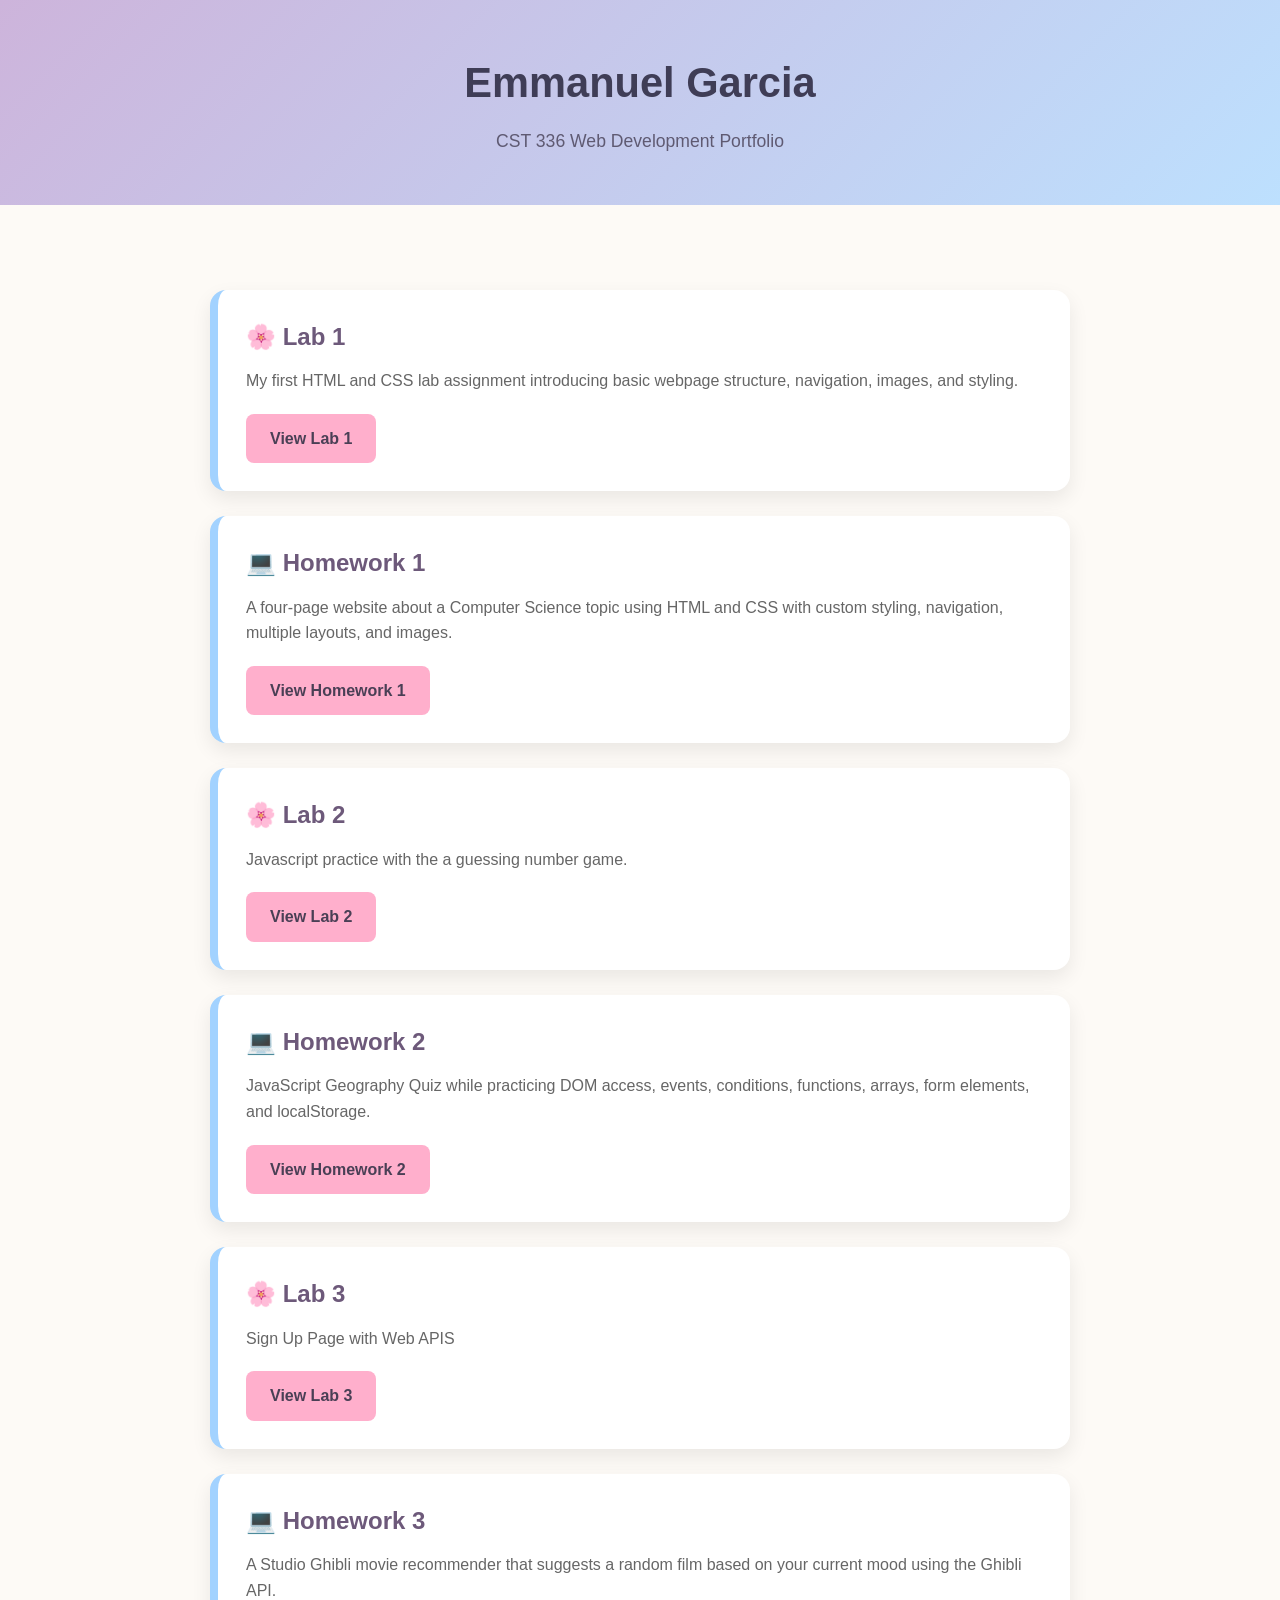
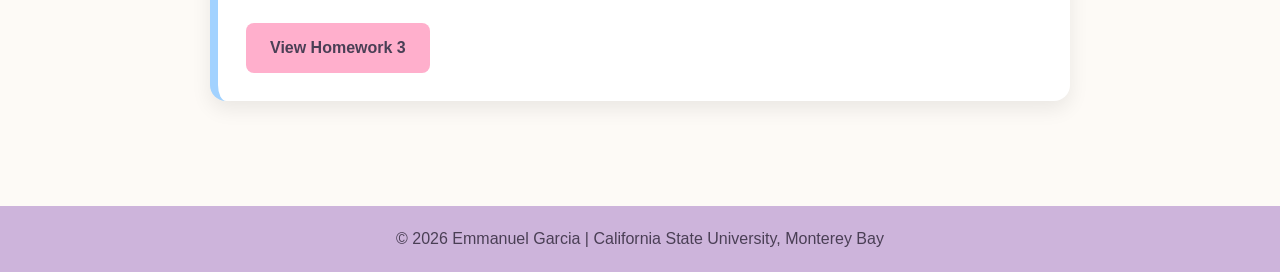
<file: index.html>
<!DOCTYPE html>
<html lang="en">
<head>
    <meta charset="UTF-8">
    <meta name="viewport" content="width=device-width, initial-scale=1.0">
    <title>Emmanuel Garcia | CST 336 Web Development</title>

    <style>
        *{
            margin:0;
            padding:0;
            box-sizing:border-box;
        }

        body{
            font-family: Arial, Helvetica, sans-serif;
            background:#fdfaf6;
            color:#4a4a4a;
            line-height:1.6;
        }

        header{
            background:linear-gradient(135deg, #cdb4db, #bde0fe);
            color:#3f3d56;
            padding:50px 20px;
            text-align:center;
        }

        header h1{
            font-size:2.6rem;
            margin-bottom:10px;
        }

        header p{
            font-size:1.1rem;
            color:#5f5a72;
        }

        main{
            max-width:900px;
            margin:40px auto;
            padding:20px;
        }

        .assignment{
            background:#ffffff;
            margin:25px 0;
            padding:28px;
            border-radius:16px;
            border-left:8px solid #a2d2ff;
            box-shadow:0 8px 20px rgba(0,0,0,.08);
            transition:transform .25s ease, box-shadow .25s ease;
        }

        .assignment:hover{
            transform:translateY(-5px);
            box-shadow:0 12px 28px rgba(0,0,0,.12);
        }

        .assignment h2{
            color:#6d597a;
            margin-bottom:12px;
        }

        .assignment p{
            color:#666;
            margin-bottom:20px;
        }

        a.button{
            display:inline-block;
            background:#ffafcc;
            color:#4a3f55;
            text-decoration:none;
            padding:12px 24px;
            border-radius:8px;
            font-weight:bold;
            transition:all .25s ease;
        }

        a.button:hover{
            background:#ffc8dd;
            transform:scale(1.05);
        }

        footer{
            margin-top:60px;
            text-align:center;
            padding:20px;
            background:#cdb4db;
            color:#4a3f55;
        }
    </style>

</head>

<body>

<header>
    <h1>Emmanuel Garcia</h1>
    <p>CST 336 Web Development Portfolio</p>
</header>

<main>

    <div class="assignment">
        <h2>🌸 Lab 1</h2>
        <p>
            My first HTML and CSS lab assignment introducing basic webpage
            structure, navigation, images, and styling.
        </p>

        <a class="button" href="lab1/">View Lab 1</a>
    </div>

    <div class="assignment">
        <h2>💻 Homework 1</h2>
        <p>
            A four-page website about a Computer Science topic using HTML and
            CSS with custom styling, navigation, multiple layouts, and images.
        </p>

        <a class="button" href="hw1/">View Homework 1</a>
    </div>
    
    <div class="assignment">
        <h2>🌸 Lab 2</h2>
        <p>
            Javascript practice with the a guessing number game. 
        </p>

        <a class="button" href="lab2/">View Lab 2</a>
    </div>

    <div class="assignment">
        <h2>💻 Homework 2</h2>
        <p>
            JavaScript Geography Quiz while practicing DOM access, events, conditions, functions, arrays, form elements, and localStorage.
        </p>

        <a class="button" href="hw2/">View Homework 2</a>
    </div>

    <div class="assignment">
        <h2>🌸 Lab 3</h2>
        <p>
            Sign Up Page with Web APIS
        </p>

        <a class="button" href="lab3/">View Lab 3</a>
    </div>

    <div class="assignment">
        <h2>💻 Homework 3</h2>
        <p>
            A Studio Ghibli movie recommender that suggests a random film based on your current mood using the Ghibli API.
        </p>

        <a class="button" href="hw3/">View Homework 3</a>
    </div>

</main>

<footer>
    <p>&copy; 2026 Emmanuel Garcia | California State University, Monterey Bay</p>
</footer>

</body>
</html>
</file>
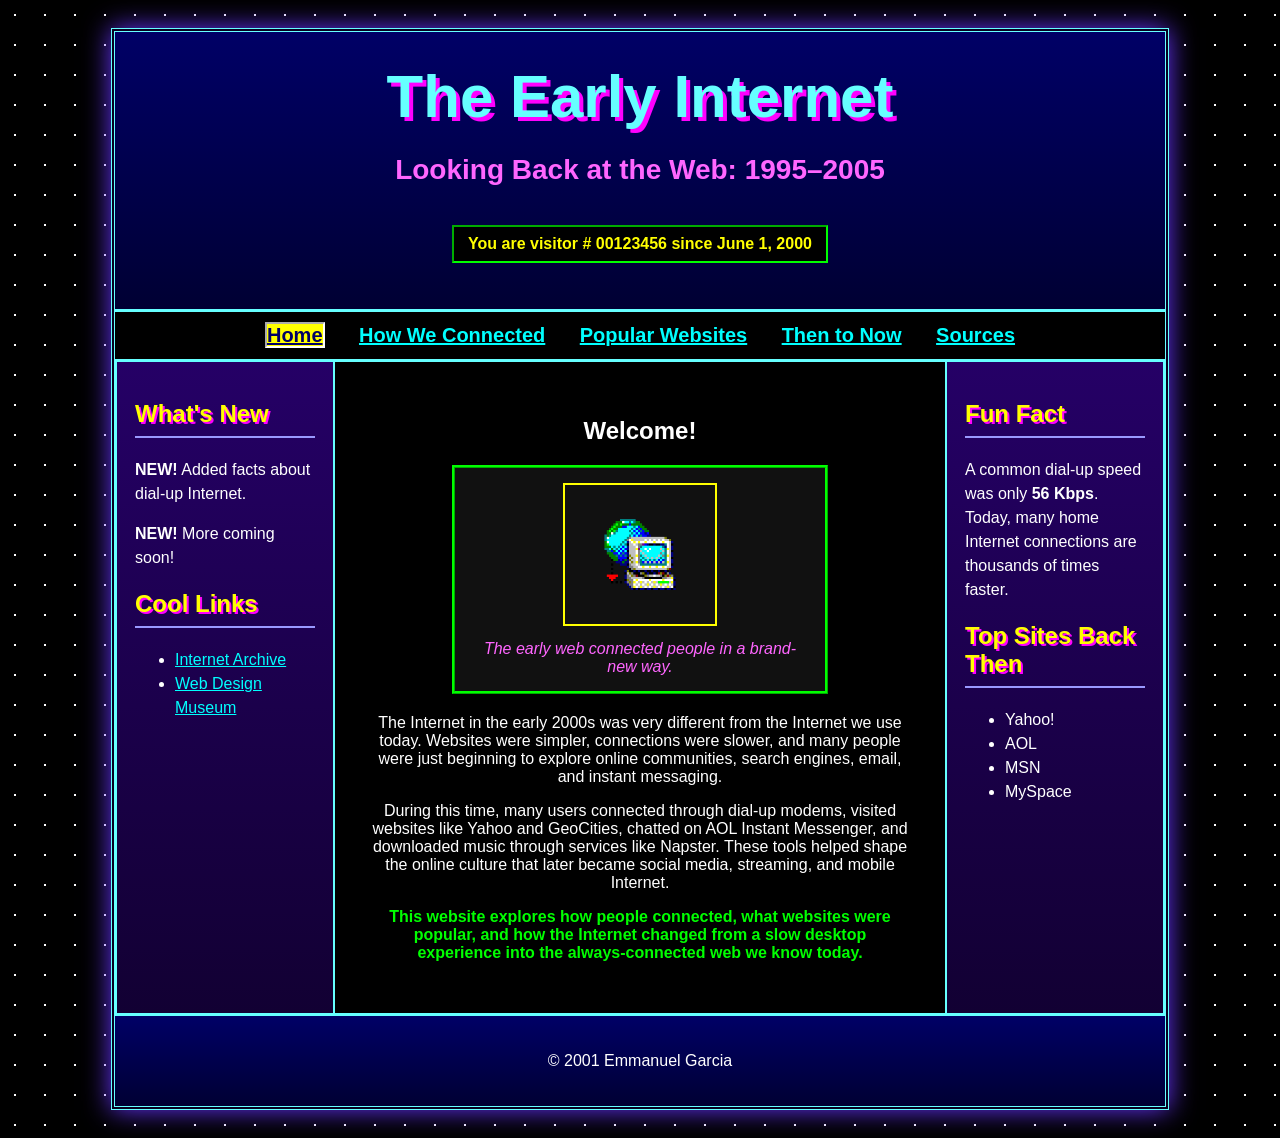
<file: hw1/index.html>
<!doctype html>
<html lang="en">
  <head>
    <meta charset="UTF-8" />
    <title>The Early Internet</title>
    <link rel="stylesheet" href="css/styles.css" />
  </head>

  <body>
    <div id="main_div">
      <header>
        <h1>The Early Internet</h1>
        <h2>Looking Back at the Web: 1995–2005</h2>
        <p class="visitor_counter">
          You are visitor # 00123456 since June 1, 2000
        </p>
      </header>

      <nav>
        <a href="index.html" class="active">Home</a>
        <a href="connection.html">How We Connected</a>
        <a href="websites.html">Popular Websites</a>
        <a href="modern.html">Then to Now</a>
        <a href="sources.html">Sources</a>
      </nav>

      <main class="grid-layout">
        <aside class="sidebar">
          <h2>What's New</h2>
          <p><strong>NEW!</strong> Added facts about dial-up Internet.</p>
          <p><strong>NEW!</strong> More coming soon!</p>

          <h2>Cool Links</h2>
          <ul>
            <li>
              <a href="https://archive.org/web/" target="_blank"
                >Internet Archive</a
              >
            </li>
            <li>
              <a href="https://www.webdesignmuseum.org/" target="_blank"
                >Web Design Museum</a
              >
            </li>
          </ul>
        </aside>

        <section class="page_content">
          <h2>Welcome!</h2>

          <figure>
            <img
              src="img/early-computer.gif"
              class="computer-gif"
              alt="Old computer gif"
            />
            <figcaption>
              The early web connected people in a brand-new way.
            </figcaption>
          </figure>

          <p>
            The Internet in the early 2000s was very different from the Internet
            we use today. Websites were simpler, connections were slower, and
            many people were just beginning to explore online communities,
            search engines, email, and instant messaging.
          </p>

          <p>
            During this time, many users connected through dial-up modems,
            visited websites like Yahoo and GeoCities, chatted on AOL Instant
            Messenger, and downloaded music through services like Napster. These
            tools helped shape the online culture that later became social
            media, streaming, and mobile Internet.
          </p>

          <p class="highlight">
            This website explores how people connected, what websites were
            popular, and how the Internet changed from a slow desktop experience
            into the always-connected web we know today.
          </p>
        </section>

        <aside class="sidebar">
          <h2>Fun Fact</h2>
          <p>
            A common dial-up speed was only <strong>56 Kbps</strong>. Today,
            many home Internet connections are thousands of times faster.
          </p>

          <h2>Top Sites Back Then</h2>
          <ul>
            <li>Yahoo!</li>
            <li>AOL</li>
            <li>MSN</li>
            <li>MySpace</li>
          </ul>
        </aside>
      </main>

      <footer>
        <p>&copy; 2001 Emmanuel Garcia</p>
      </footer>
    </div>
  </body>
</html>
</file>
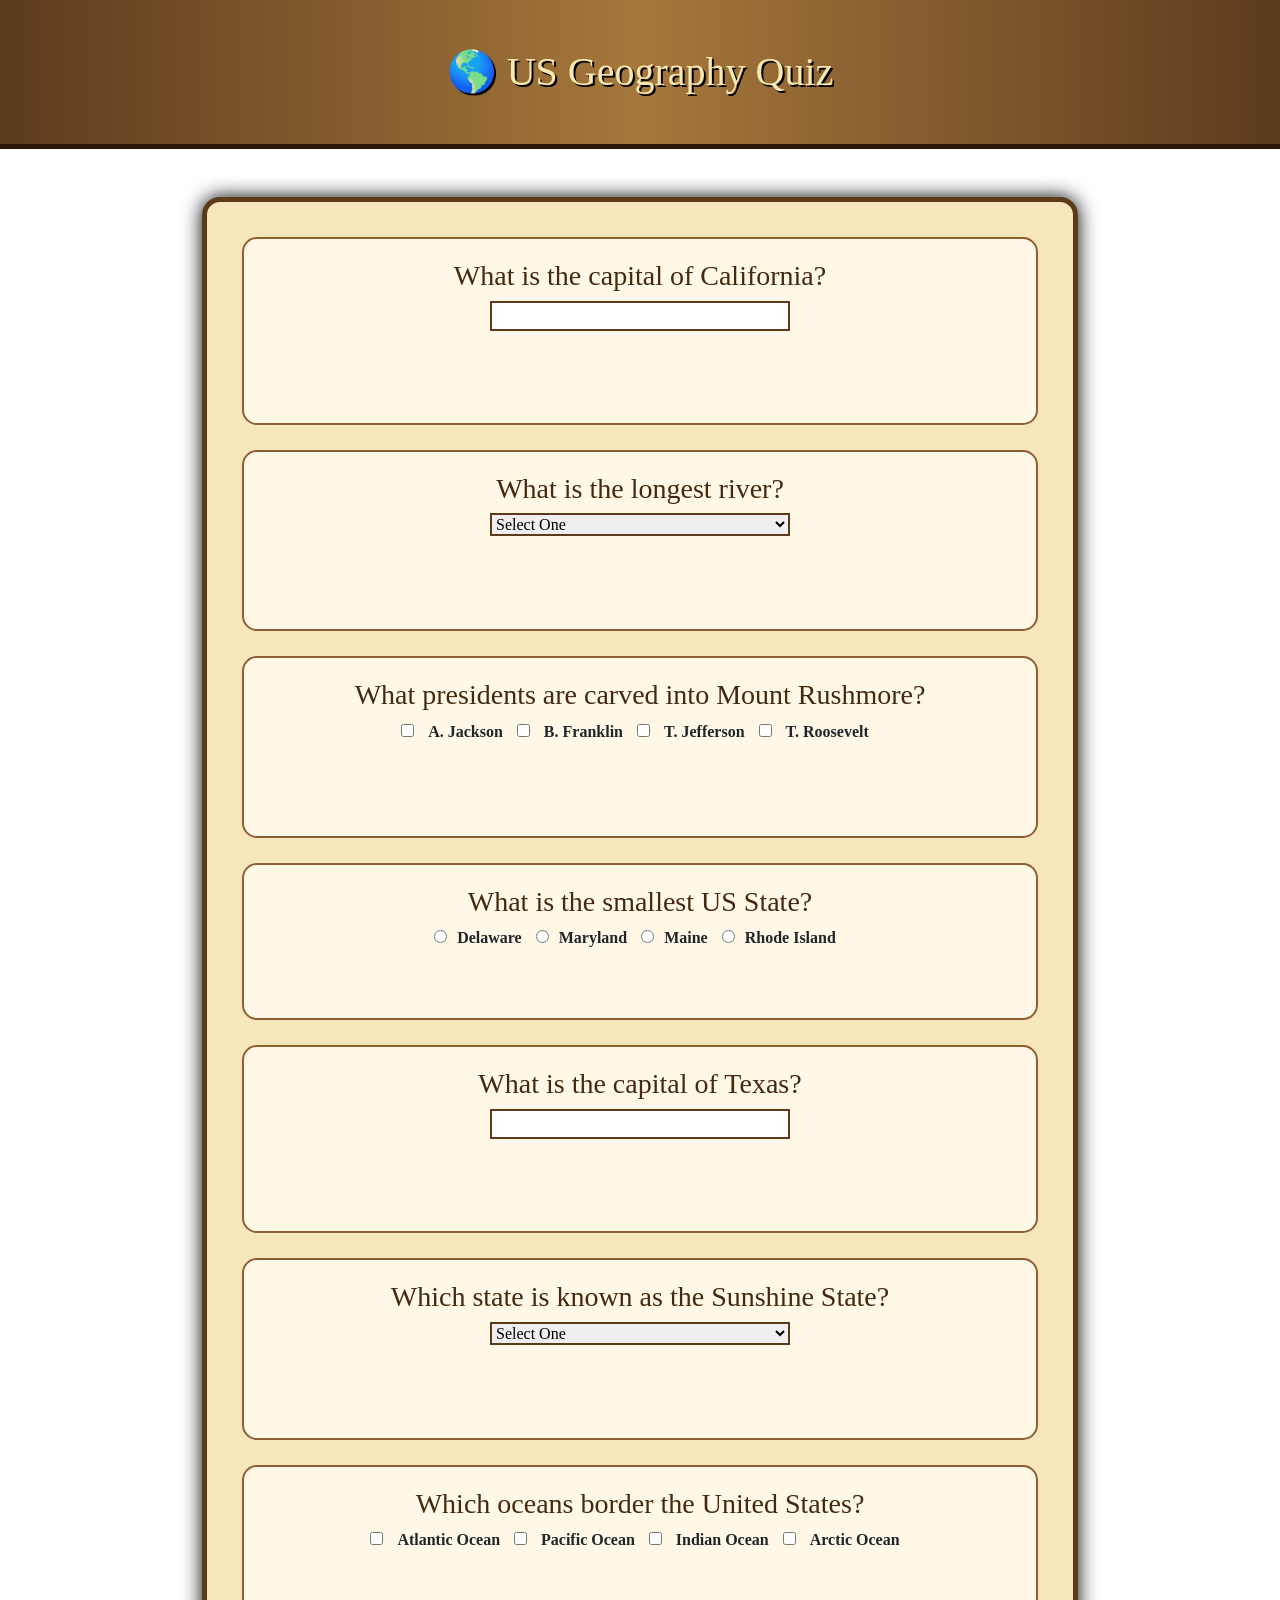
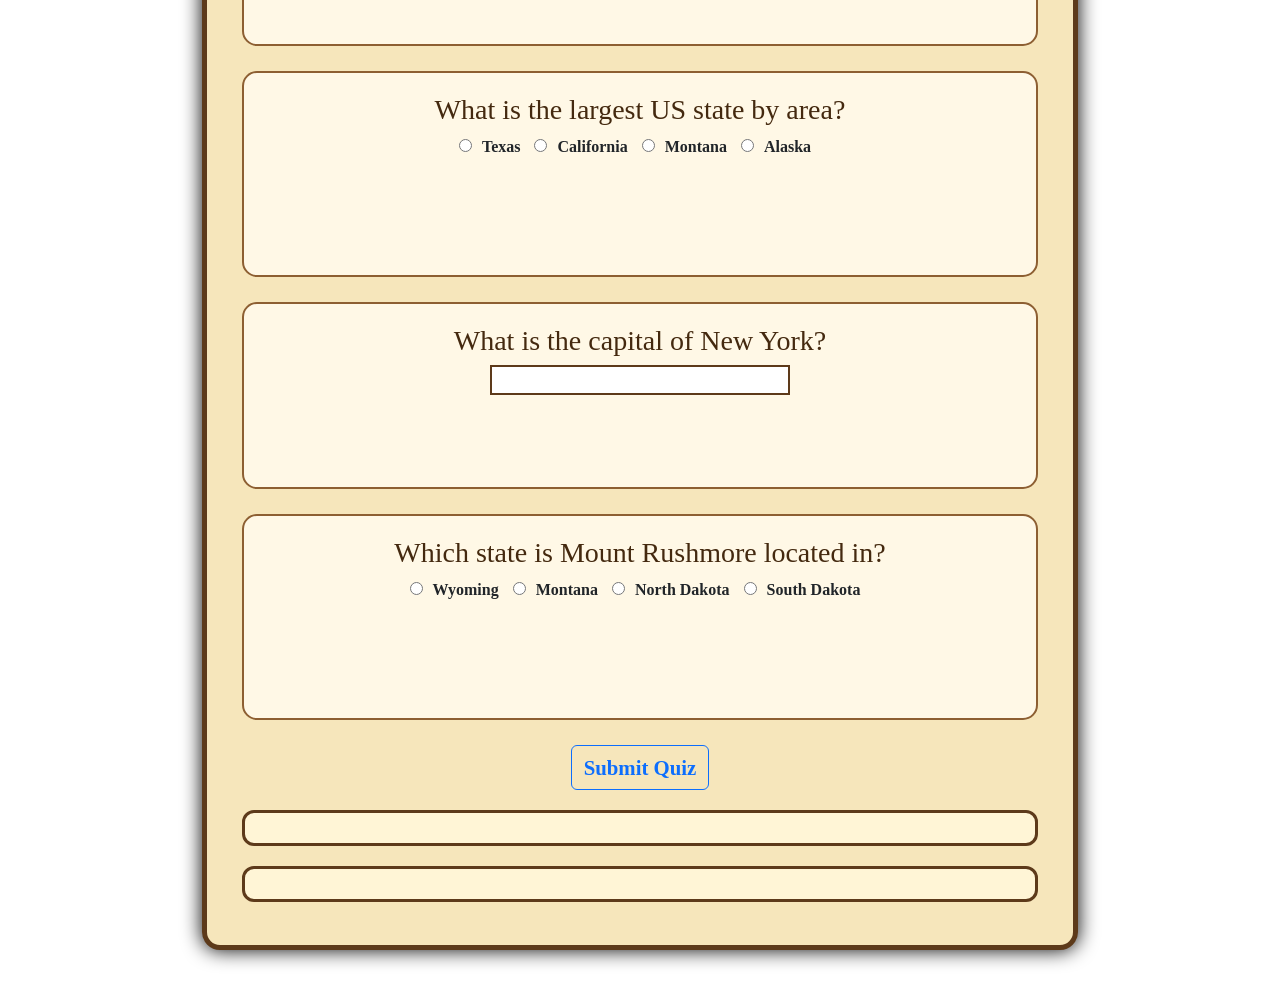
<file: hw2/index.html>
<!doctype html>
<html lang="en">
  <head>
    <meta charset="UTF-8" />
    <meta name="viewport" content="width=device-width, initial-scale=1.0" />
    <title>US Geography Quiz</title>

    <link
      rel="stylesheet"
      href="https://cdn.jsdelivr.net/npm/bootstrap@5.3.3/dist/css/bootstrap.min.css"
    />

    <link rel="stylesheet" href="css/styles.css" />
  </head>
  <body class="text-center">
    <h1 class="p-5">🌎 US Geography Quiz</h1>

    <div class="container my-5">
      <div class="quiz-container">
        <div class="question">
          <h3><span id="markImg1"></span>What is the capital of California?</h3>
          <input type="text" id="q1" />
          <br /><br />
          <div id="q1Feedback"></div>
          <br /><br />
        </div>

        <div class="question">
          <h3><span id="markImg2"></span>What is the longest river?</h3>
          <select id="q2">
            <option value="">Select One</option>
            <option value="ms">Mississippi</option>
            <option value="mo">Missouri</option>
            <option value="co">Colorado</option>
            <option value="de">Delaware</option>
          </select>
          <br /><br />
          <div id="q2Feedback"></div>
          <br /><br />
        </div>

        <div class="question">
          <h3>
            <span id="markImg3"></span>What presidents are carved into Mount
            Rushmore?
          </h3>
          <input type="checkbox" id="Jackson" />
          <label for="Jackson">A. Jackson</label>
          <input type="checkbox" id="Franklin" />
          <label for="Franklin">B. Franklin</label>
          <input type="checkbox" id="Jefferson" />
          <label for="Jefferson">T. Jefferson</label>
          <input type="checkbox" id="Roosevelt" />
          <label for="Roosevelt">T. Roosevelt</label> <br /><br />
          <div id="q3Feedback"></div>
          <br /><br />
        </div>

        <div class="question">
          <h3><span id="markImg4"></span>What is the smallest US State?</h3>
          <div id="q4Choices"></div>
          <br /><br />
          <div id="q4Feedback"></div>
        </div>

        <div class="question">
          <h3><span id="markImg5"></span>What is the capital of Texas?</h3>
          <input type="text" id="q5" />
          <br /><br />
          <div id="q5Feedback"></div>
          <br /><br />
        </div>

        <div class="question">
          <h3>
            <span id="markImg6"></span>Which state is known as the Sunshine
            State?
          </h3>
          <select id="q6">
            <option value="">Select One</option>
            <option value="florida">Florida</option>
            <option value="california">California</option>
            <option value="arizona">Arizona</option>
            <option value="hawaii">Hawaii</option>
          </select>
          <br /><br />
          <div id="q6Feedback"></div>
          <br /><br />
        </div>

        <div class="question">
          <h3>
            <span id="markImg7"></span>Which oceans border the United States?
          </h3>
          <input type="checkbox" id="Atlantic" />
          <label for="Atlantic">Atlantic Ocean</label>

          <input type="checkbox" id="Pacific" />
          <label for="Pacific">Pacific Ocean</label>

          <input type="checkbox" id="Indian" />
          <label for="Indian">Indian Ocean</label>

          <input type="checkbox" id="Arctic" />
          <label for="Arctic">Arctic Ocean</label>
          <br /><br />
          <div id="q7Feedback"></div>
          <br /><br />
        </div>

        <div class="question">
          <h3>
            <span id="markImg8"></span>What is the largest US state by area?
          </h3>
          <div id="q8Choices"></div>
          <br /><br />
          <div id="q8Feedback"></div>
          <br /><br />
        </div>

        <div class="question">
          <h3><span id="markImg9"></span>What is the capital of New York?</h3>
          <input type="text" id="q9" />
          <br /><br />
          <div id="q9Feedback"></div>
          <br /><br />
        </div>

        <div class="question">
          <h3>
            <span id="markImg10"></span>Which state is Mount Rushmore located
            in?
          </h3>
          <div id="q10Choices"></div>
          <br /><br />
          <div id="q10Feedback"></div>
          <br /><br />
        </div>

        <h3 id="validationFdbk" class="bg-danger text-white"></h3>
        <button class="btn btn-outline-primary">Submit Quiz</button>
        <h2 id="totalScore" class="text-info"></h2>

        <h3 id="totalAttempts"></h3>
      </div>
    </div>

    <script src="js/script.js"></script>
  </body>
</html>
</file>
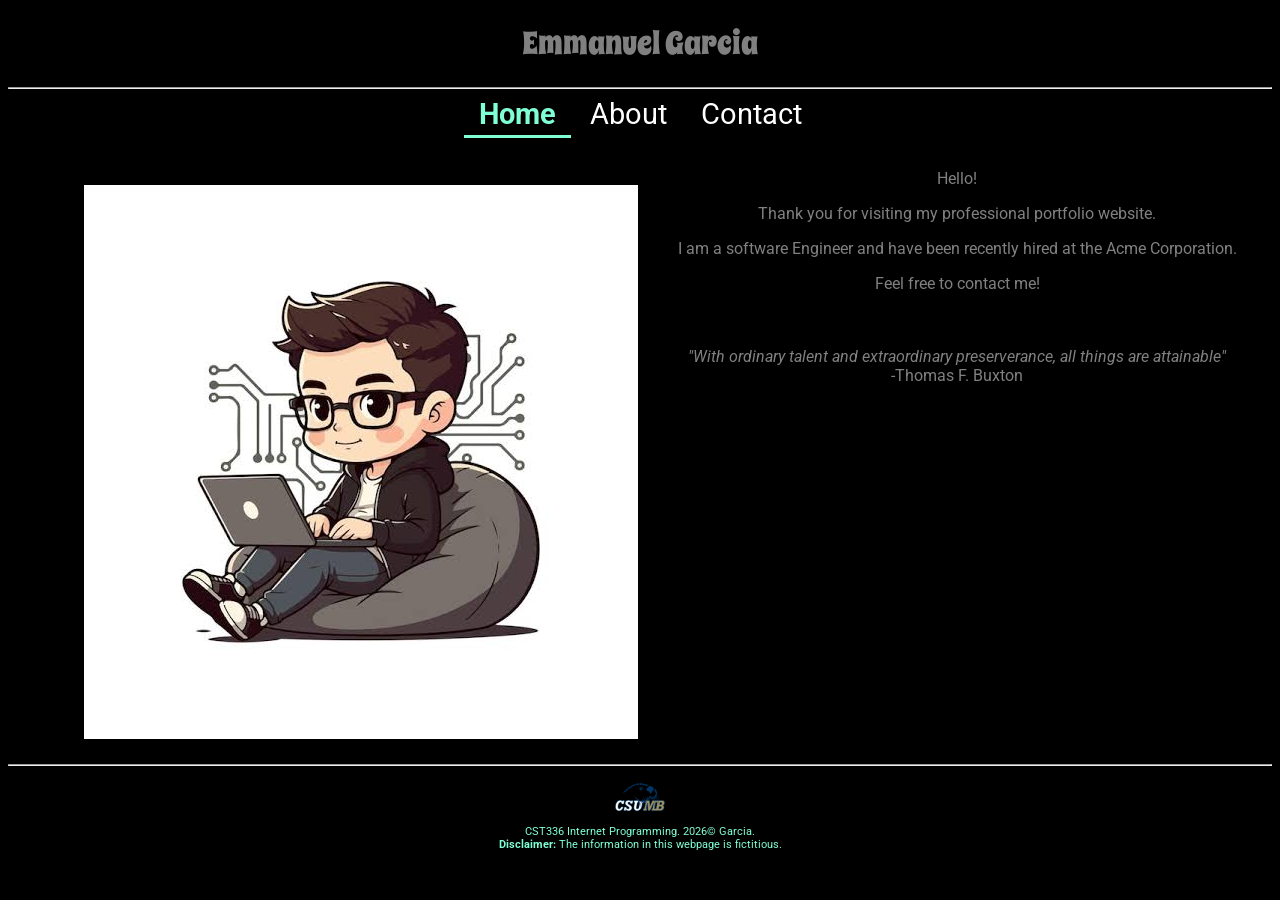
<file: lab1/index.html>
<!DOCTYPE html>
<html>

    <head>
        <meta charset="UTF-8">
        <title> Emmanuel Garcia: Portfolio </title>
        <link rel="preconnect" href="https://fonts.googleapis.com">
        <link rel="preconnect" href="https://fonts.gstatic.com" crossorigin>
        <link href="https://fonts.googleapis.com/css2?family=Roboto:ital,wght@0,100..900;1,100..900&display=swap" rel="stylesheet">
        <link href="css/styles.css" rel="stylesheet">
        
        <link rel="preconnect" href="https://fonts.googleapis.com">
        <link rel="preconnect" href="https://fonts.gstatic.com" crossorigin>
        <link href="https://fonts.googleapis.com/css2?family=Roboto:ital,wght@0,100..900;1,100..900&family=Spicy+Rice&display=swap" rel="stylesheet">
        <style>
            /* body {
                background-color: #000066 !important;
            } */
        </style>
    </head>

    <body>
        <header>
            <h1> Emmanuel Garcia </h1>
        </header>
        <hr>
        <nav>
            <a href="index.html" class="active">Home</a>
            <a href="about.html">About</a>
            <a href="contact.html">Contact</a>
        </nav>
        
        <br><br>
        
        <main>
            
            <figure>
                <img src="img/profile.jpeg" alt="Picture of Juan Doe">
            </figure>
            
            <div>
                Hello! <br />
                <p>Thank you for visiting my professional portfolio website.</p>
                
                <p>I am a software Engineer and have been recently hired at the Acme Corporation.</p>
                
                <p>Feel free to contact me!</p>
                
                <br><br>
                
                <em>"With ordinary talent and extraordinary preserverance, all things are attainable"</em>
                <br>
                -Thomas F. Buxton
            </div>
            
        </main>
        
        <footer>
             <hr>
             <img src="img/csumb_logo-1.png" alt="CSUMB Logo" class="csumb-logo">
             <br>
             CST336 Internet Programming. 2026&copy; Garcia. <br>
             <strong>Disclaimer:</strong> The information in this webpage is fictitious. <br>
        </footer>
        
    </body>

</html>
</file>
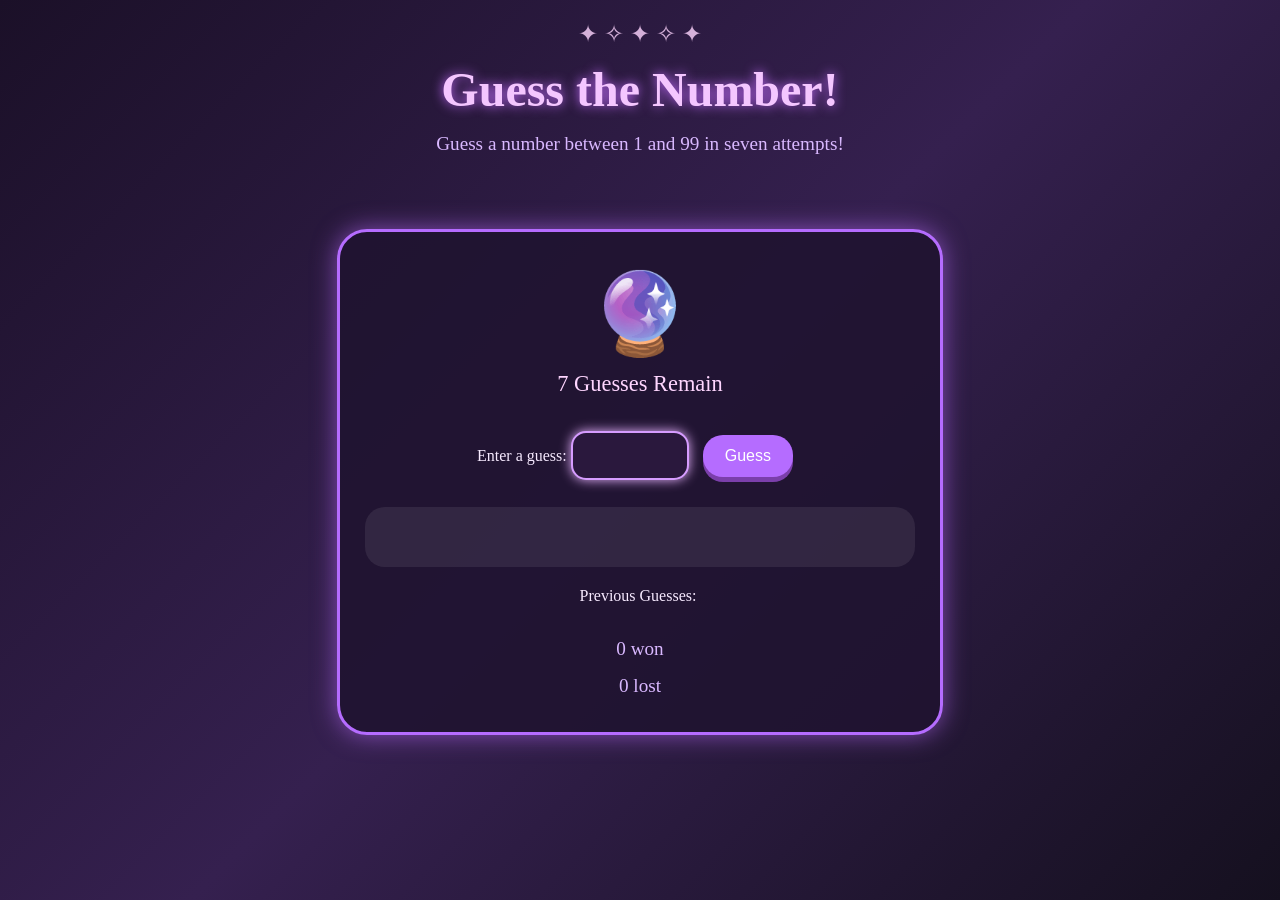
<file: lab2/index.html>
<!doctype html>
<html>
  <head>
    <title>Guess a Number</title>
    <meta charset="utf-8" />
    <link rel="stylesheet" href="css/styles.css" />
  </head>
  <body>
    <header>
      <h1>Guess the Number!</h1>
      <h2>Guess a number between 1 and 99 in seven attempts!</h2>
    </header>
    <br />
    <div id="main">
      <div id="guessesRemaining"></div>
      <br />
      Enter a guess:
      <input type="text" id="playerGuess" size="5" />
      <button id="guessBtn">Guess</button>
      <button id="resetBtn">Reset</button>
      <div id="feedback"></div>
      <div>
        Previous Guesses:
        <span id="guesses"></span>
      </div>
      <br />
      <div id="wins"></div>
      <div id="losses"></div>
    </div>
    <script src="js/script.js"></script>
  </body>
</html>
</file>
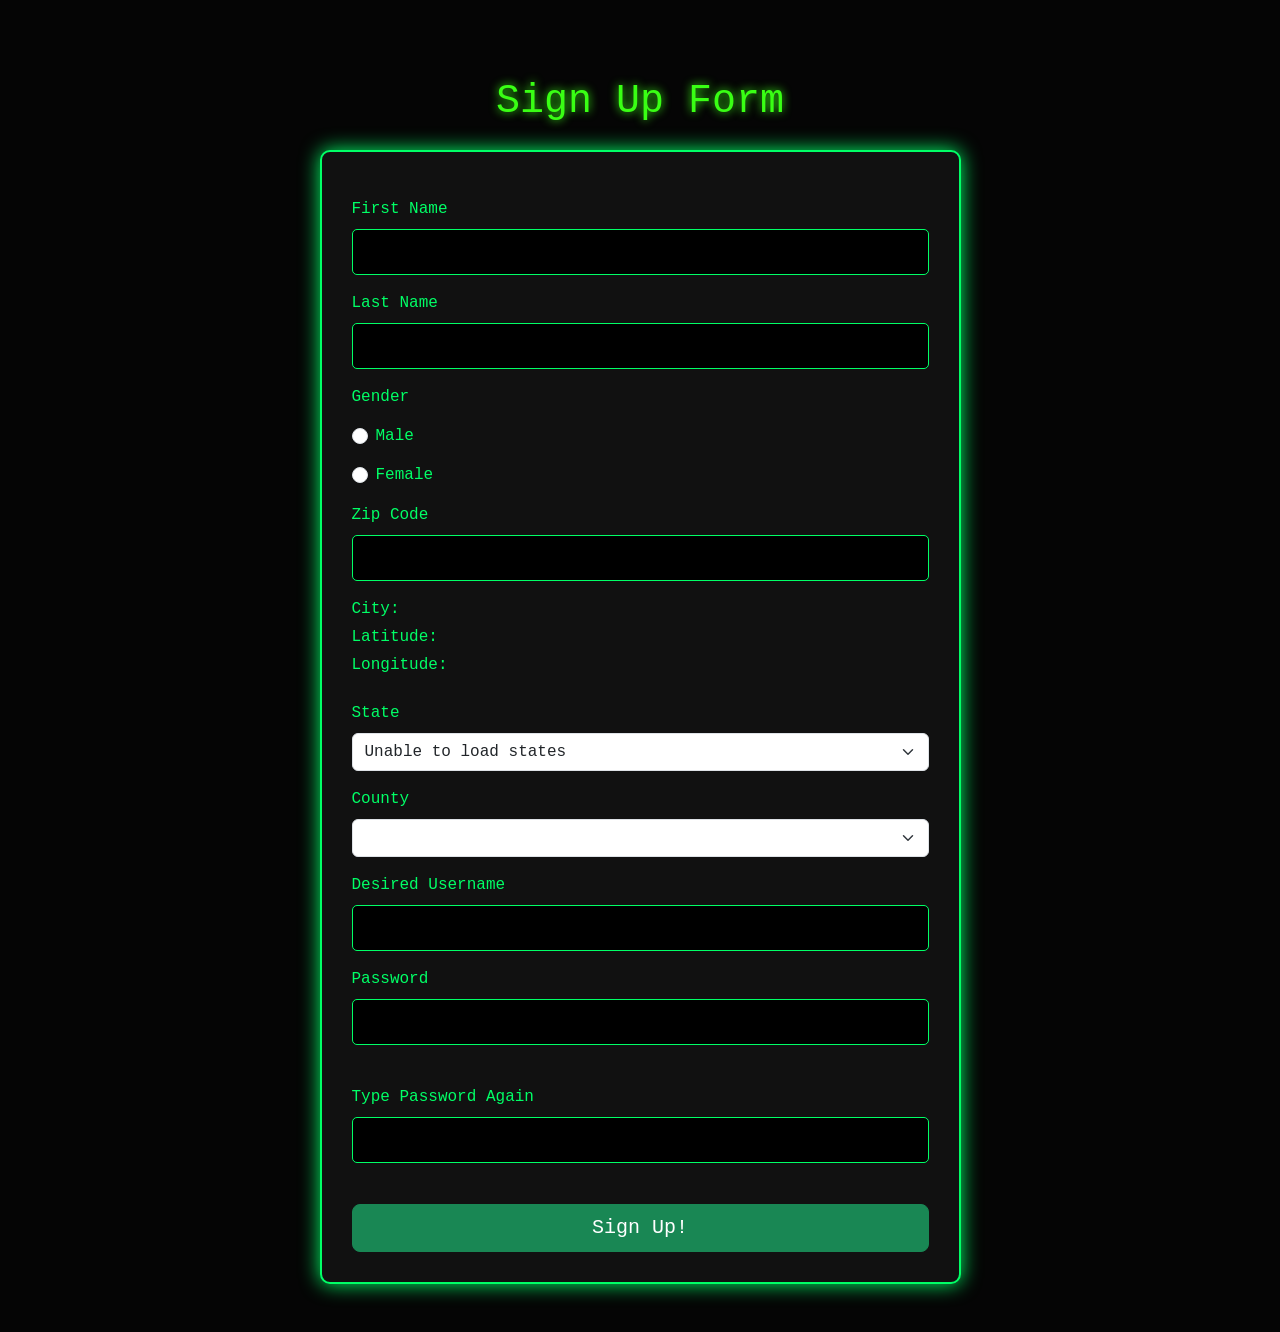
<file: lab3/index.html>
<!doctype html>
<html lang="en">
  <head>
    <meta charset="utf-8" />
    <meta name="viewport" content="width=device-width, initial-scale=1" />

    <title>Sign Up Page</title>

    <link
      href="https://cdn.jsdelivr.net/npm/bootstrap@5.3.3/dist/css/bootstrap.min.css"
      rel="stylesheet"
    />

    <link rel="stylesheet" href="css/styles.css" />
  </head>

  <body>
    <div class="container py-5">
      <div class="row justify-content-center">
        <div class="col-lg-7 col-md-9">
          <h1 class="mb-4">Sign Up Form</h1>

          <form id="signupForm" action="welcome.html">
            <div class="mb-3">
              <label for="fName" class="form-label">First Name</label>
              <input type="text" class="form-control" id="fName" name="fName" />
            </div>

            <div class="mb-3">
              <label for="lName" class="form-label">Last Name</label>
              <input type="text" class="form-control" id="lName" name="lName" />
            </div>

            <div class="mb-3">
              <label class="form-label">Gender</label>

              <div class="form-check">
                <input
                  class="form-check-input"
                  type="radio"
                  name="gender"
                  id="male"
                  value="m"
                />
                <label class="form-check-label" for="male"> Male </label>
              </div>

              <div class="form-check">
                <input
                  class="form-check-input"
                  type="radio"
                  name="gender"
                  id="female"
                  value="f"
                />
                <label class="form-check-label" for="female"> Female </label>
              </div>
            </div>

            <div class="mb-3">
              <label for="zip" class="form-label">Zip Code</label>
              <input type="text" class="form-control" id="zip" name="zip" />
            </div>

            <div class="mb-4">
              <p class="mb-1">City: <span id="city"></span></p>
              <p class="mb-1">Latitude: <span id="latitude"></span></p>
              <p class="mb-0">Longitude: <span id="longitude"></span></p>
            </div>

            <div class="mb-3">
              <label for="state" class="form-label">State</label>
              <select class="form-select" id="state" name="state">
                <option value="">Loading states...</option>
              </select>
            </div>

            <div class="mb-3">
              <label for="county" class="form-label">County</label>
              <select class="form-select" id="county" name="county"></select>
            </div>

            <div class="mb-3">
              <label for="username" class="form-label">
                Desired Username
              </label>
              <input
                type="text"
                class="form-control"
                id="username"
                name="username"
              />
              <small id="usernameError"></small>
            </div>

            <div class="mb-3">
              <label for="password" class="form-label"> Password </label>
              <input
                type="password"
                class="form-control"
                id="password"
                name="password"
              />
              <small id="suggestedPassword"></small>
            </div>

            <div class="mb-3">
              <label for="passwordAgain" class="form-label">
                Type Password Again
              </label>
              <input
                type="password"
                class="form-control"
                id="passwordAgain"
                name="passwordAgain"
              />
              <small id="passwordError"></small>
            </div>

            <div class="d-grid">
              <button type="submit" class="btn btn-success btn-lg">
                Sign Up!
              </button>
            </div>
          </form>
        </div>
      </div>
    </div>

    <script src="js/script.js"></script>
  </body>
</html>
</file>
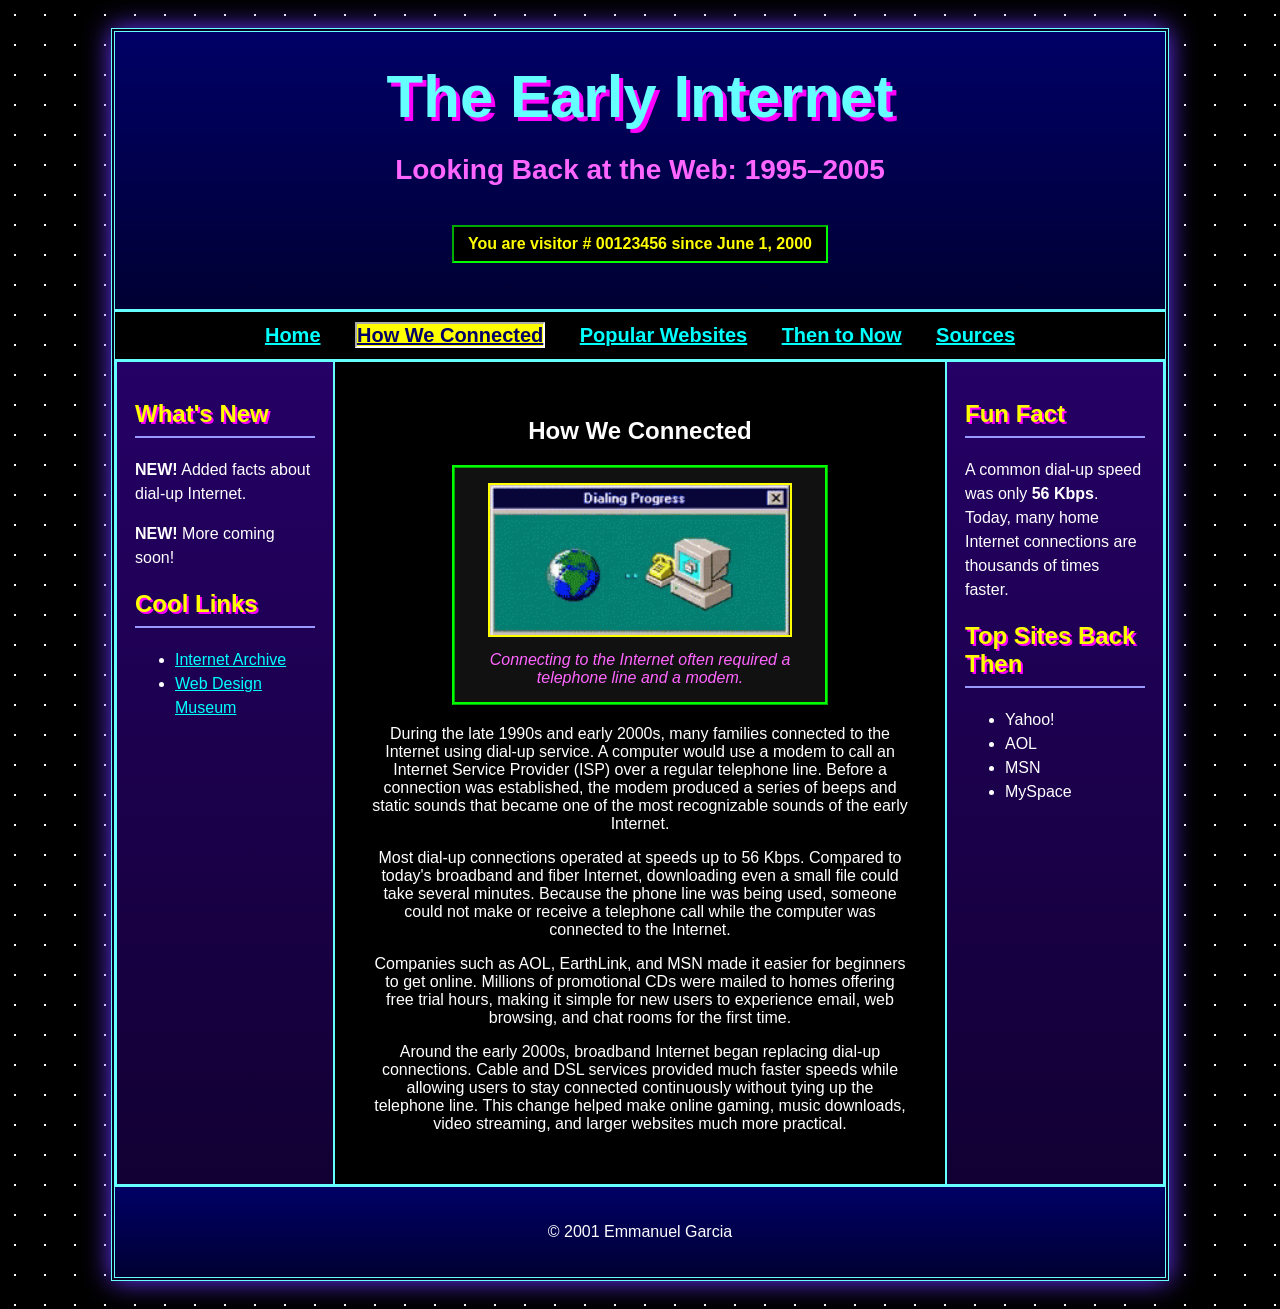
<file: hw1/connection.html>
<!doctype html>
<html lang="en">
  <head>
    <meta charset="UTF-8" />
    <title>The Early Internet</title>
    <link rel="stylesheet" href="css/styles.css" />
  </head>

  <body>
    <div id="main_div">
      <header>
        <h1>The Early Internet</h1>
        <h2>Looking Back at the Web: 1995–2005</h2>
        <p class="visitor_counter">
          You are visitor # 00123456 since June 1, 2000
        </p>
      </header>

      <nav>
        <a href="index.html">Home</a>
        <a href="connection.html" class="active">How We Connected</a>
        <a href="websites.html">Popular Websites</a>
        <a href="modern.html">Then to Now</a>
        <a href="sources.html">Sources</a>
      </nav>

      <main class="grid-layout">
        <aside class="sidebar">
          <h2>What's New</h2>
          <p><strong>NEW!</strong> Added facts about dial-up Internet.</p>
          <p><strong>NEW!</strong> More coming soon!</p>

          <h2>Cool Links</h2>
          <ul>
            <li>
              <a href="https://archive.org/web/" target="_blank"
                >Internet Archive</a
              >
            </li>
            <li>
              <a href="https://www.webdesignmuseum.org/" target="_blank"
                >Web Design Museum</a
              >
            </li>
          </ul>
        </aside>

        <section class="page_content">
          <h2>How We Connected</h2>

          <figure>
            <img src="img/dial-up.gif" alt="Dial-up modem" />
            <figcaption>
              Connecting to the Internet often required a telephone line and a
              modem.
            </figcaption>
          </figure>

          <p>
            During the late 1990s and early 2000s, many families connected to
            the Internet using dial-up service. A computer would use a modem to
            call an Internet Service Provider (ISP) over a regular telephone
            line. Before a connection was established, the modem produced a
            series of beeps and static sounds that became one of the most
            recognizable sounds of the early Internet.
          </p>

          <p>
            Most dial-up connections operated at speeds up to 56 Kbps. Compared
            to today's broadband and fiber Internet, downloading even a small
            file could take several minutes. Because the phone line was being
            used, someone could not make or receive a telephone call while the
            computer was connected to the Internet.
          </p>

          <p>
            Companies such as AOL, EarthLink, and MSN made it easier for
            beginners to get online. Millions of promotional CDs were mailed to
            homes offering free trial hours, making it simple for new users to
            experience email, web browsing, and chat rooms for the first time.
          </p>

          <p>
            Around the early 2000s, broadband Internet began replacing dial-up
            connections. Cable and DSL services provided much faster speeds
            while allowing users to stay connected continuously without tying up
            the telephone line. This change helped make online gaming, music
            downloads, video streaming, and larger websites much more practical.
          </p>
        </section>

        <aside class="sidebar">
          <h2>Fun Fact</h2>
          <p>
            A common dial-up speed was only <strong>56 Kbps</strong>. Today,
            many home Internet connections are thousands of times faster.
          </p>

          <h2>Top Sites Back Then</h2>
          <ul>
            <li>Yahoo!</li>
            <li>AOL</li>
            <li>MSN</li>
            <li>MySpace</li>
          </ul>
        </aside>
      </main>

      <footer>
        <p>&copy; 2001 Emmanuel Garcia</p>
      </footer>
    </div>
  </body>
</html>
</file>
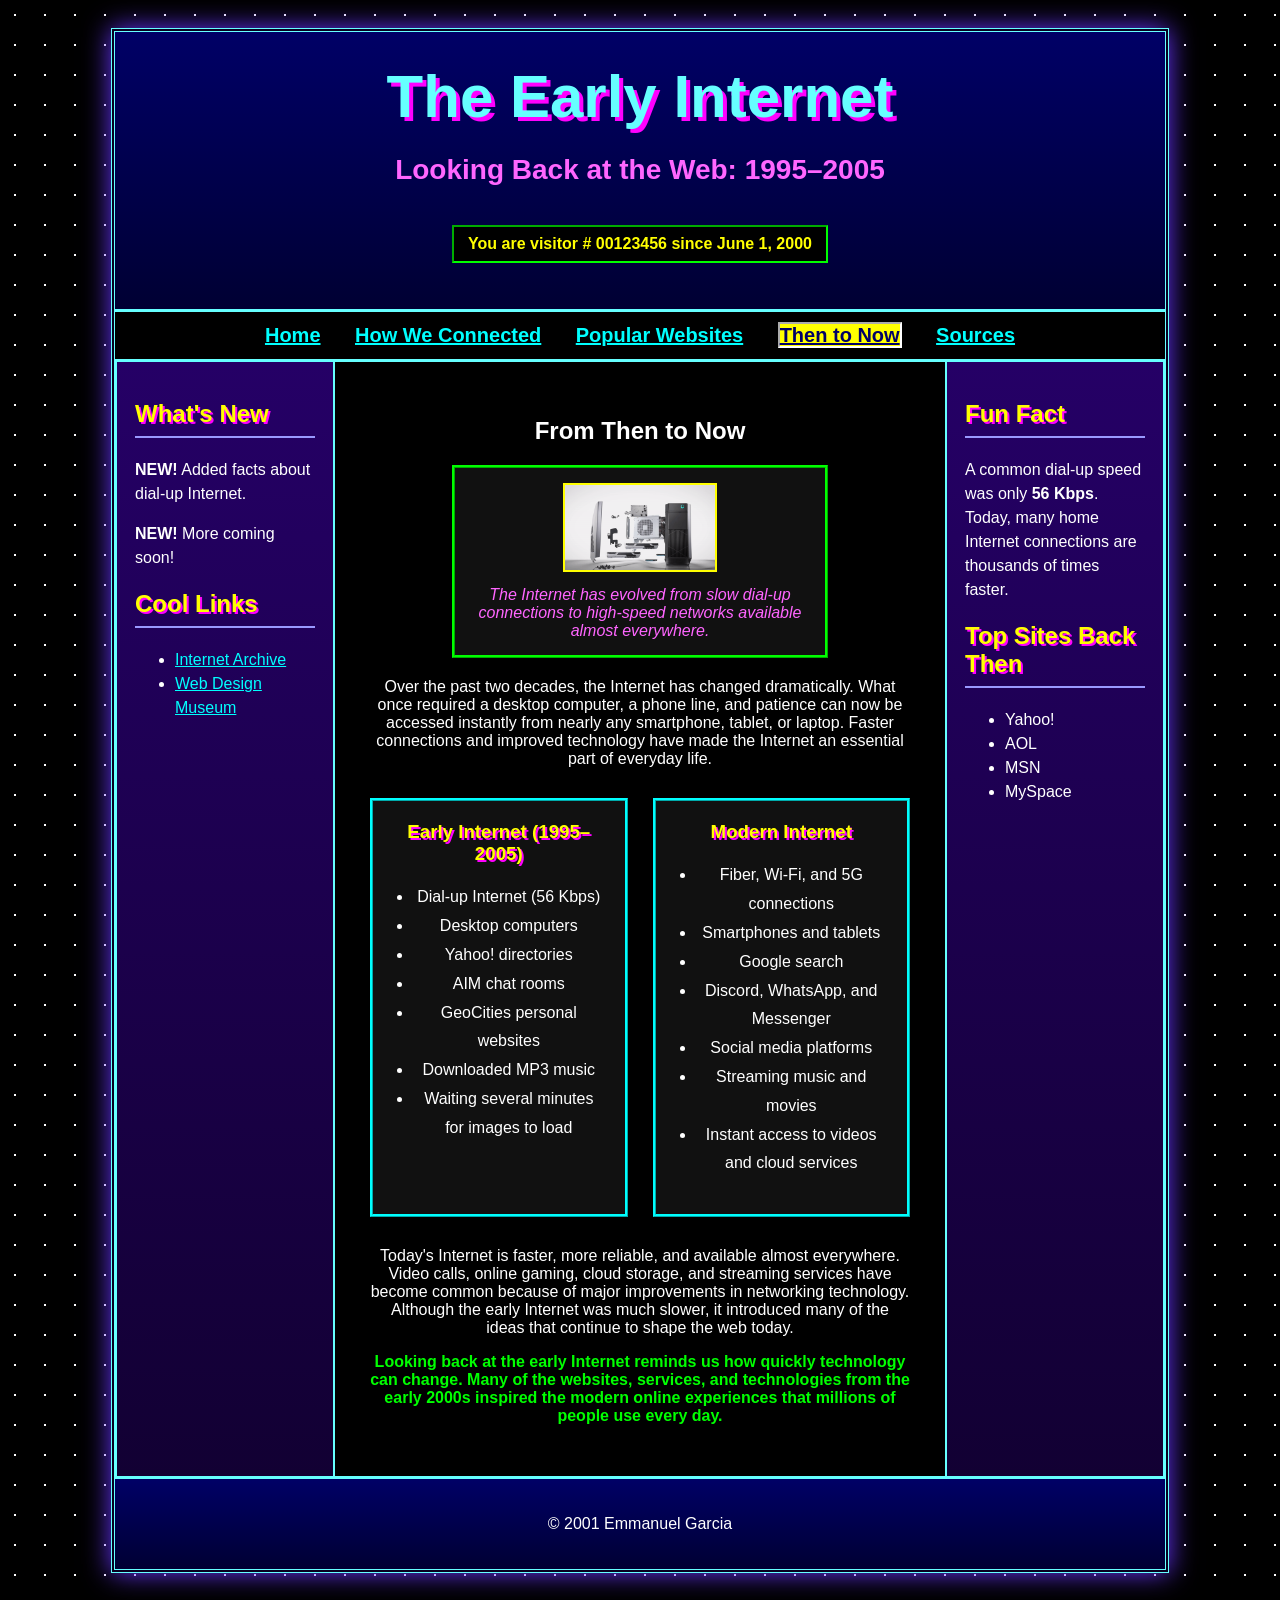
<file: hw1/modern.html>
<!doctype html>
<html lang="en">
  <head>
    <meta charset="UTF-8" />
    <title>The Early Internet</title>
    <link rel="stylesheet" href="css/styles.css" />
  </head>

  <body>
    <div id="main_div">
      <header>
        <h1>The Early Internet</h1>
        <h2>Looking Back at the Web: 1995–2005</h2>
        <p class="visitor_counter">
          You are visitor # 00123456 since June 1, 2000
        </p>
      </header>

      <nav>
        <a href="index.html">Home</a>
        <a href="connection.html">How We Connected</a>
        <a href="websites.html">Popular Websites</a>
        <a href="modern.html" class="active">Then to Now</a>
        <a href="sources.html">Sources</a>
      </nav>

      <main class="grid-layout">
        <aside class="sidebar">
          <h2>What's New</h2>
          <p><strong>NEW!</strong> Added facts about dial-up Internet.</p>
          <p><strong>NEW!</strong> More coming soon!</p>

          <h2>Cool Links</h2>
          <ul>
            <li>
              <a href="https://archive.org/web/" target="_blank"
                >Internet Archive</a
              >
            </li>
            <li>
              <a href="https://www.webdesignmuseum.org/" target="_blank"
                >Web Design Museum</a
              >
            </li>
          </ul>
        </aside>

        <section class="page_content">
          <h2>From Then to Now</h2>
          <figure>
            <img
              src="img/modern-internet.gif"
              class="computer-gif"
              alt="Modern Internet"
            />
            <figcaption>
              The Internet has evolved from slow dial-up connections to
              high-speed networks available almost everywhere.
            </figcaption>
          </figure>
          <p>
            Over the past two decades, the Internet has changed dramatically.
            What once required a desktop computer, a phone line, and patience
            can now be accessed instantly from nearly any smartphone, tablet, or
            laptop. Faster connections and improved technology have made the
            Internet an essential part of everyday life.
          </p>
          <div class="comparison">
            <div class="column">
              <h3>Early Internet (1995–2005)</h3>
              <ul>
                <li>Dial-up Internet (56 Kbps)</li>
                <li>Desktop computers</li>
                <li>Yahoo! directories</li>
                <li>AIM chat rooms</li>
                <li>GeoCities personal websites</li>
                <li>Downloaded MP3 music</li>
                <li>Waiting several minutes for images to load</li>
              </ul>
            </div>
            <div class="column">
              <h3>Modern Internet</h3>
              <ul>
                <li>Fiber, Wi-Fi, and 5G connections</li>
                <li>Smartphones and tablets</li>
                <li>Google search</li>
                <li>Discord, WhatsApp, and Messenger</li>
                <li>Social media platforms</li>
                <li>Streaming music and movies</li>
                <li>Instant access to videos and cloud services</li>
              </ul>
            </div>
          </div>
          <p>
            Today's Internet is faster, more reliable, and available almost
            everywhere. Video calls, online gaming, cloud storage, and streaming
            services have become common because of major improvements in
            networking technology. Although the early Internet was much slower,
            it introduced many of the ideas that continue to shape the web
            today.
          </p>
          <p class="highlight">
            Looking back at the early Internet reminds us how quickly technology
            can change. Many of the websites, services, and technologies from
            the early 2000s inspired the modern online experiences that millions
            of people use every day.
          </p>
        </section>

        <aside class="sidebar">
          <h2>Fun Fact</h2>
          <p>
            A common dial-up speed was only <strong>56 Kbps</strong>. Today,
            many home Internet connections are thousands of times faster.
          </p>

          <h2>Top Sites Back Then</h2>
          <ul>
            <li>Yahoo!</li>
            <li>AOL</li>
            <li>MSN</li>
            <li>MySpace</li>
          </ul>
        </aside>
      </main>

      <footer>
        <p>&copy; 2001 Emmanuel Garcia</p>
      </footer>
    </div>
  </body>
</html>
</file>
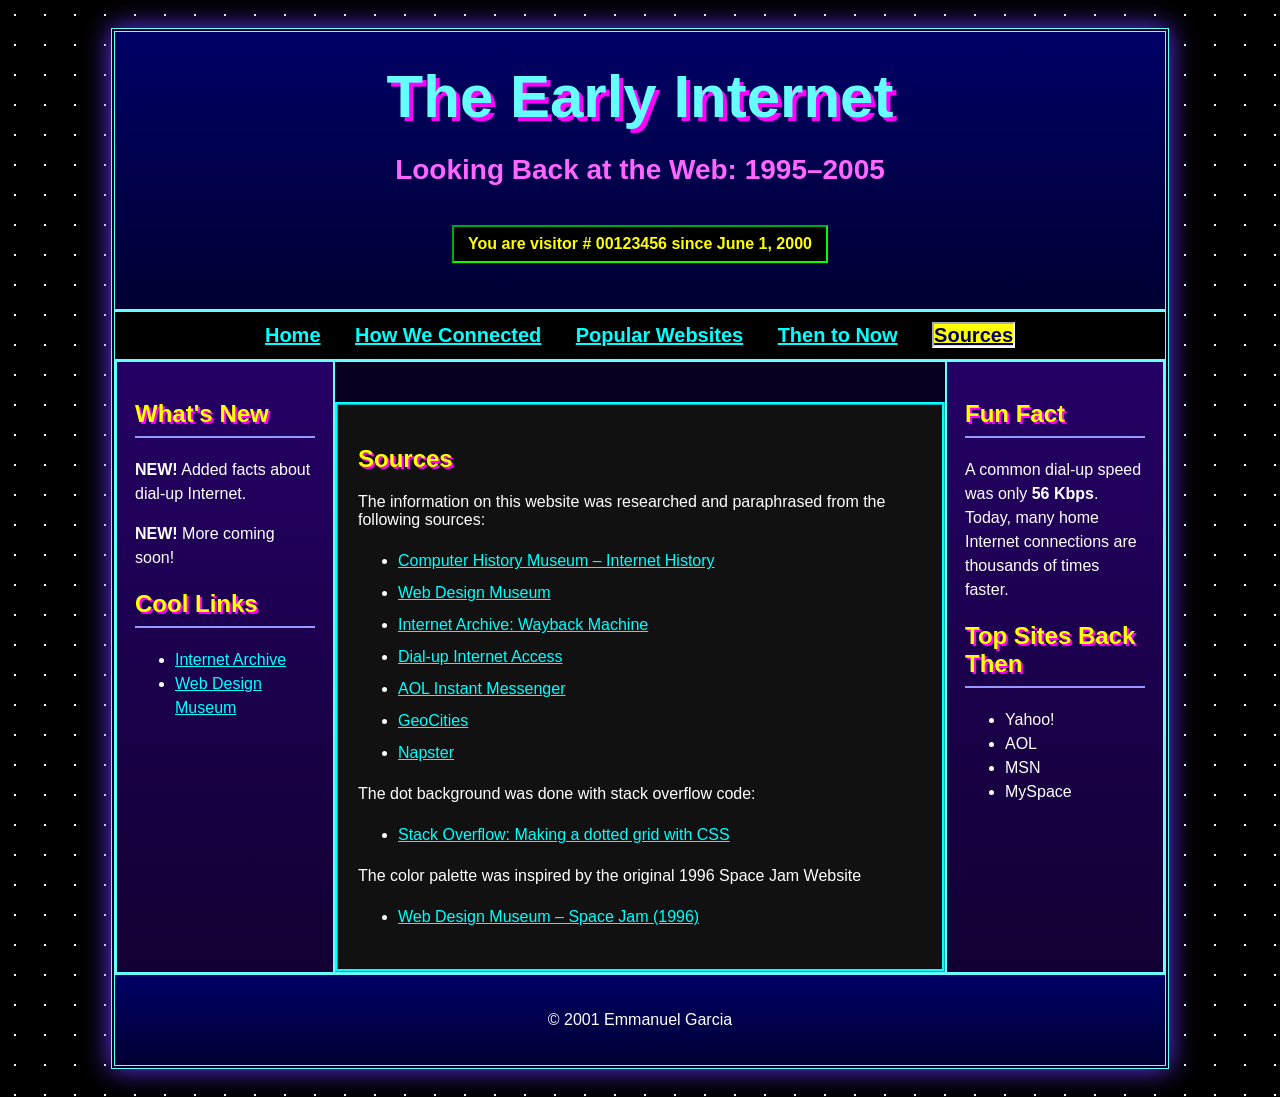
<file: hw1/sources.html>
<!doctype html>
<html lang="en">
  <head>
    <meta charset="UTF-8" />
    <title>The Early Internet</title>
    <link rel="stylesheet" href="css/styles.css" />
  </head>

  <body>
    <div id="main_div">
      <header>
        <h1>The Early Internet</h1>
        <h2>Looking Back at the Web: 1995–2005</h2>
        <p class="visitor_counter">
          You are visitor # 00123456 since June 1, 2000
        </p>
      </header>

      <nav>
        <a href="index.html">Home</a>
        <a href="connection.html">How We Connected</a>
        <a href="websites.html">Popular Websites</a>
        <a href="modern.html">Then to Now</a>
        <a href="sources.html" class="active">Sources</a>
      </nav>

      <main class="grid-layout">
        <aside class="sidebar">
          <h2>What's New</h2>
          <p><strong>NEW!</strong> Added facts about dial-up Internet.</p>
          <p><strong>NEW!</strong> More coming soon!</p>

          <h2>Cool Links</h2>
          <ul>
            <li>
              <a href="https://archive.org/web/" target="_blank"
                >Internet Archive</a
              >
            </li>
            <li>
              <a href="https://www.webdesignmuseum.org/" target="_blank"
                >Web Design Museum</a
              >
            </li>
          </ul>
        </aside>

        <section class="sources">
          <h2>Sources</h2>
          <p>
            The information on this website was researched and paraphrased from
            the following sources:
          </p>
          <ul>
            <li>
              <a
                href="https://www.computerhistory.org/internethistory/"
                target="_blank"
              >
                Computer History Museum – Internet History
              </a>
            </li>
            <li>
              <a href="https://www.webdesignmuseum.org/" target="_blank">
                Web Design Museum
              </a>
            </li>
            <li>
              <a href="https://archive.org/web/" target="_blank">
                Internet Archive: Wayback Machine
              </a>
            </li>
            <li>
              <a
                href="https://en.wikipedia.org/wiki/Dial-up_Internet_access"
                target="_blank"
              >
                Dial-up Internet Access
              </a>
            </li>
            <li>
              <a
                href="https://en.wikipedia.org/wiki/AOL_Instant_Messenger"
                target="_blank"
              >
                AOL Instant Messenger
              </a>
            </li>
            <li>
              <a href="https://en.wikipedia.org/wiki/GeoCities" target="_blank">
                GeoCities
              </a>
            </li>
            <li>
              <a href="https://en.wikipedia.org/wiki/Napster" target="_blank">
                Napster
              </a>
            </li>
          </ul>
          
          <p>
            The dot background was done with stack overflow code:
          </p>
          <ul>
            <li>
              <a
                href="https://stackoverflow.com/questions/55364127/making-a-dotted-grid-with-css"
                target="_blank"
              >
                Stack Overflow: Making a dotted grid with CSS
              </a>
            </li>
          </ul>
            
          <p>
            The color palette was inspired by the original 1996 Space Jam Website
          </p>
          <ul>
            <li>
              <a
                href="https://www.webdesignmuseum.org/gallery/space-jam-1996"
                target="_blank"
              >
                Web Design Museum – Space Jam (1996)
              </a>
            </li>
        </section>

        <aside class="sidebar">
          <h2>Fun Fact</h2>
          <p>
            A common dial-up speed was only <strong>56 Kbps</strong>. Today,
            many home Internet connections are thousands of times faster.
          </p>

          <h2>Top Sites Back Then</h2>
          <ul>
            <li>Yahoo!</li>
            <li>AOL</li>
            <li>MSN</li>
            <li>MySpace</li>
          </ul>
        </aside>
      </main>

      <footer>
        <p>&copy; 2001 Emmanuel Garcia</p>
      </footer>
    </div>
  </body>
</html>
</file>
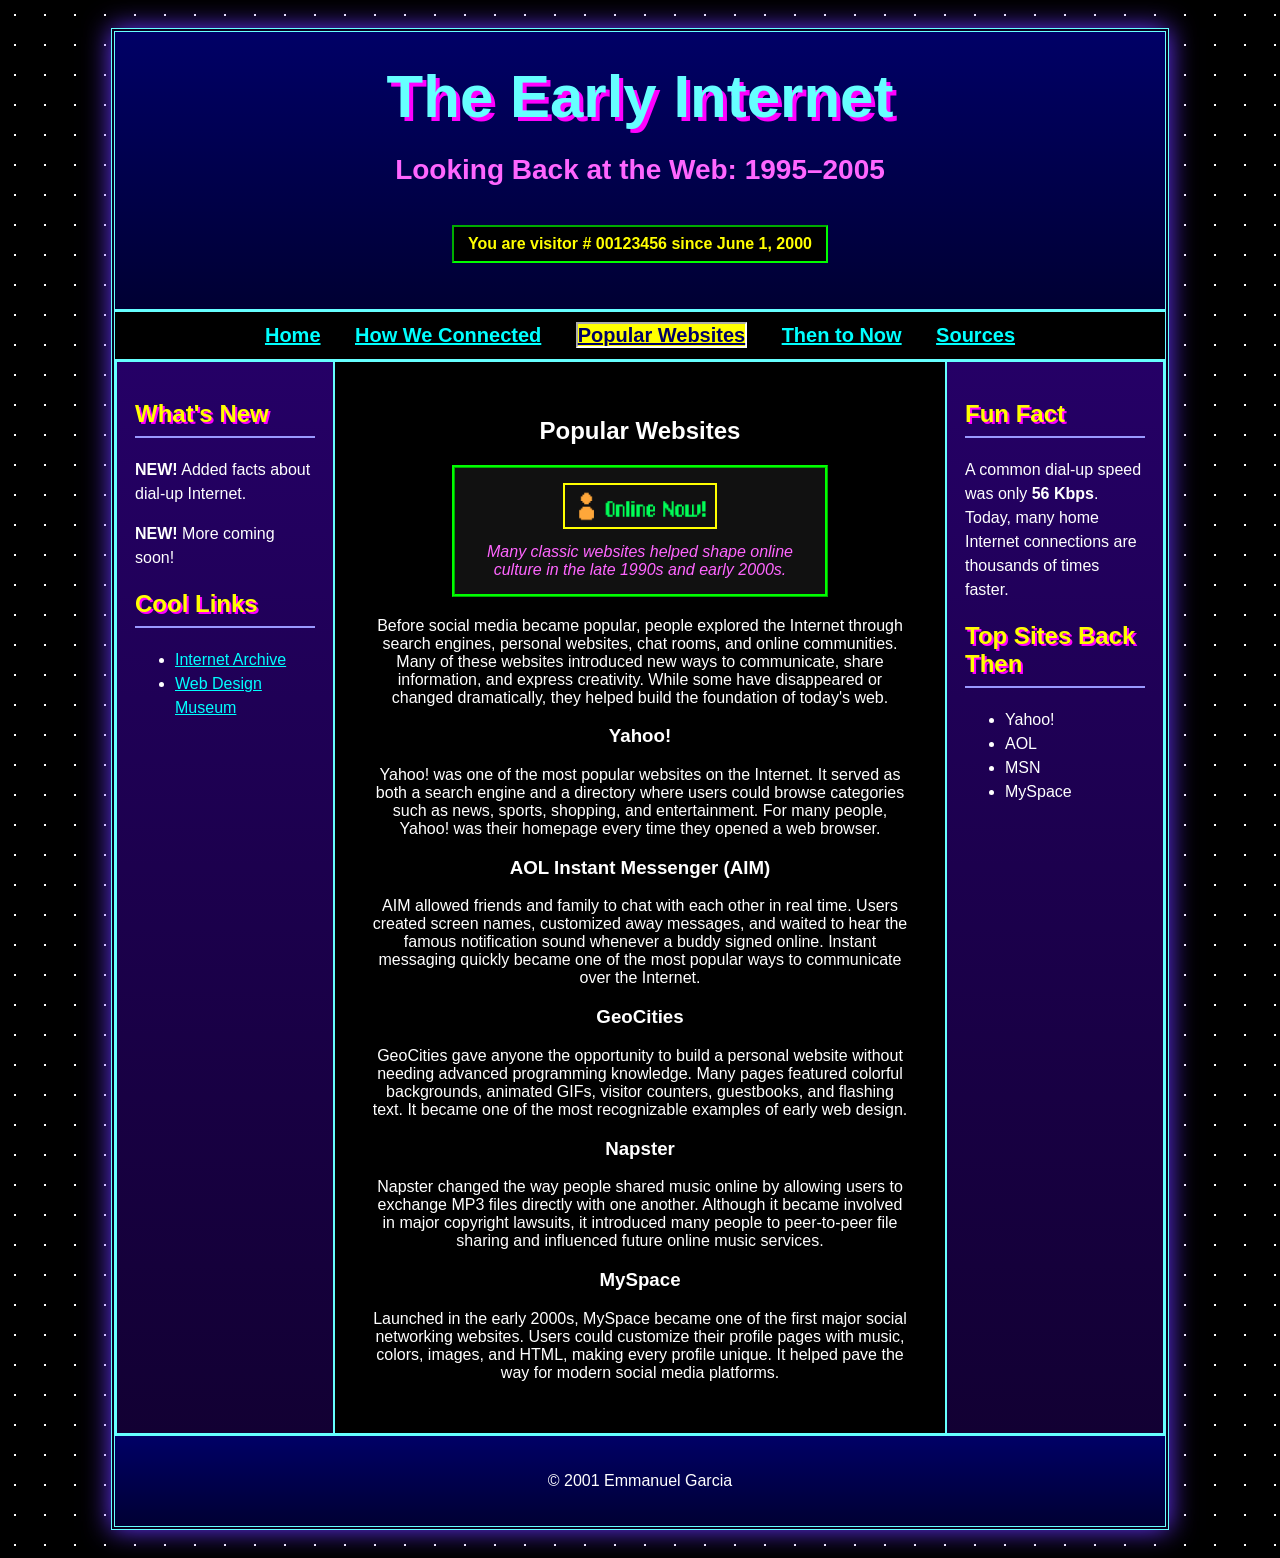
<file: hw1/websites.html>
<!doctype html>
<html lang="en">
  <head>
    <meta charset="UTF-8" />
    <title>The Early Internet</title>
    <link rel="stylesheet" href="css/styles.css" />
  </head>

  <body>
    <div id="main_div">
      <header>
        <h1>The Early Internet</h1>
        <h2>Looking Back at the Web: 1995–2005</h2>
        <p class="visitor_counter">
          You are visitor # 00123456 since June 1, 2000
        </p>
      </header>

      <nav>
        <a href="index.html">Home</a>
        <a href="connection.html">How We Connected</a>
        <a href="websites.html" class="active">Popular Websites</a>
        <a href="modern.html">Then to Now</a>
        <a href="sources.html">Sources</a>
      </nav>

      <main class="grid-layout">
        <aside class="sidebar">
          <h2>What's New</h2>
          <p><strong>NEW!</strong> Added facts about dial-up Internet.</p>
          <p><strong>NEW!</strong> More coming soon!</p>

          <h2>Cool Links</h2>
          <ul>
            <li>
              <a href="https://archive.org/web/" target="_blank"
                >Internet Archive</a
              >
            </li>
            <li>
              <a href="https://www.webdesignmuseum.org/" target="_blank"
                >Web Design Museum</a
              >
            </li>
          </ul>
        </aside>

        <section class="page_content">
          <h2>Popular Websites</h2>
          <figure>
            <img
              src="img/online_now.gif"
              class="computer-gif"
              alt="Early Internet websites"
            />
            <figcaption>
              Many classic websites helped shape online culture in the late
              1990s and early 2000s.
            </figcaption>
          </figure>
          <p>
            Before social media became popular, people explored the Internet
            through search engines, personal websites, chat rooms, and online
            communities. Many of these websites introduced new ways to
            communicate, share information, and express creativity. While some
            have disappeared or changed dramatically, they helped build the
            foundation of today's web.
          </p>
          <h3>Yahoo!</h3>
          <p>
            Yahoo! was one of the most popular websites on the Internet. It
            served as both a search engine and a directory where users could
            browse categories such as news, sports, shopping, and entertainment.
            For many people, Yahoo! was their homepage every time they opened a
            web browser.
          </p>
          <h3>AOL Instant Messenger (AIM)</h3>
          <p>
            AIM allowed friends and family to chat with each other in real time.
            Users created screen names, customized away messages, and waited to
            hear the famous notification sound whenever a buddy signed online.
            Instant messaging quickly became one of the most popular ways to
            communicate over the Internet.
          </p>
          <h3>GeoCities</h3>
          <p>
            GeoCities gave anyone the opportunity to build a personal website
            without needing advanced programming knowledge. Many pages featured
            colorful backgrounds, animated GIFs, visitor counters, guestbooks,
            and flashing text. It became one of the most recognizable examples
            of early web design.
          </p>
          <h3>Napster</h3>
          <p>
            Napster changed the way people shared music online by allowing users
            to exchange MP3 files directly with one another. Although it became
            involved in major copyright lawsuits, it introduced many people to
            peer-to-peer file sharing and influenced future online music
            services.
          </p>
          <h3>MySpace</h3>
          <p>
            Launched in the early 2000s, MySpace became one of the first major
            social networking websites. Users could customize their profile
            pages with music, colors, images, and HTML, making every profile
            unique. It helped pave the way for modern social media platforms.
          </p>
        </section>

        <aside class="sidebar">
          <h2>Fun Fact</h2>
          <p>
            A common dial-up speed was only <strong>56 Kbps</strong>. Today,
            many home Internet connections are thousands of times faster.
          </p>

          <h2>Top Sites Back Then</h2>
          <ul>
            <li>Yahoo!</li>
            <li>AOL</li>
            <li>MSN</li>
            <li>MySpace</li>
          </ul>
        </aside>
      </main>

      <footer>
        <p>&copy; 2001 Emmanuel Garcia</p>
      </footer>
    </div>
  </body>
</html>
</file>
<file: hw1/css/styles.css>
body {
  background-color: black;
  background-image: radial-gradient(white 1px, transparent 1px);
  background-size: 30px 30px;
  color: white;
  font-family: 'Trebuchet MS', Arial, sans-serif;
  padding: 20px; /* Top padding */
}

#main_div {
  width: 1050px;
  margin: 0 auto;
  border: 4px double #66ffff;
  background-color: #080020;
  box-shadow: 0 0 25px #6633ff;
}

header {
  text-align: center;
  padding: 30px;
  background: linear-gradient(to bottom, #000066, #000033);
  border-bottom: 3px solid #66ffff;
}

header h1 {
  font-size: 60px;
  color: #66ffff;
  text-shadow: 4px 4px #ff00ff;
  margin: 0;
}

header h2 {
  color: #ff66ff;
  font-size: 28px;
}

.visitor_counter {
  color: #ffff00;
  font-weight: bold;
  background-color: black;
  border: 2px inset #00ff00;
  display: inline-block;
  padding: 8px 14px;
}

nav {
  text-align: center;
  background-color: black;
  padding: 12px;
  border-bottom: 3px solid #66ffff;
}

nav a {
  color: #00ffff;
  font-size: 20px;
  font-weight: bold;
  margin: 0 15px;
  text-decoration: underline;
}

nav a:hover {
  color: #ffff00;
  background-color: #330066;
}

.grid-layout {
  display: grid;
  grid-template-columns: 220px 1fr 220px;
  min-height: 600px;
}

.sidebar {
  background: linear-gradient(to bottom, #250066, #120033);
  padding: 18px;
  border-right: 2px solid #66ffff;
  border-left: 2px solid #66ffff;
}

.sidebar h2 {
  color: #ffff00;
  text-shadow: 2px 2px #ff00ff;
  border-bottom: 2px solid #9999ff;
  padding-bottom: 8px;
}

.sidebar p,
.sidebar li {
  font-size: 16px;
  line-height: 1.5;
}

.sidebar a {
  color: #00ffff;
}

.page_content {
  background-color: black;
  padding: 35px;
  text-align: center;
}

.content h2 {
  color: #ffff00;
  font-size: 50px;
  text-shadow: 3px 3px #ff00ff;
  margin-top: 0;
}

.content p {
  font-size: 19px;
  line-height: 1.7;
  text-align: left;
}

.highlight {
  color: #00ff00;
  font-weight: bold;
}

.computer-gif {
  width: 150px;
  height: auto;
}

figure {
  margin: 20px auto;
  border: 3px ridge #00ff00;
  padding: 15px;
  background-color: #111111;
  width: 340px;
}

figure img {
  width: 300px;
  max-width: 100%;
  border: 2px solid #ffff00;
}

figcaption {
  color: #ff66ff;
  font-style: italic;
  margin-top: 10px;
}

footer {
  background: linear-gradient(to bottom, #000066, #000033);
  border-top: 3px solid #66ffff;
  text-align: center;
  padding: 20px;
  color: white;
}

footer a {
  color: #00ffff;
}

.comparison {
  display: grid;
  grid-template-columns: 1fr 1fr;
  gap: 25px;
  margin: 30px 0;
}

.column {
  background-color: #111111;
  border: 3px ridge #00ffff;
  padding: 20px;
}

.column h3 {
  color: #ffff00;
  text-align: center;
  margin-top: 0;
  text-shadow: 2px 2px #ff00ff;
}

.column ul {
  padding-left: 20px;
  line-height: 1.8;
}

nav a.active {
  background-color: #ffff00;
  color: #000066;
  border: 2px inset #ffffff;
}

.sources {
  margin-top: 40px;
  padding: 20px;
  border: 3px ridge #00ffff;
  background-color: #111111;
}

.sources h2 {
  color: #ffff00;
  text-shadow: 2px 2px #ff00ff;
}

.sources ul {
  line-height: 2;
}

.sources a {
  color: #00ffff;
}

.sources a:hover {
  color: #ffff00;
}
</file>
<file: hw2/css/styles.css>
/* ---------- Page ---------- */

body {
  background: url('https://images.unsplash.com/photo-1524661135-423995f22d0b');
  background-size: cover;
  background-attachment: fixed;
  font-family: Georgia, serif;
}

/* ---------- Header ---------- */

h1 {
  background: linear-gradient(to right, #5c3b1e, #a5773b, #5c3b1e);
  color: #f7e8b2;
  text-shadow: 2px 2px black;
  border-bottom: 5px solid #2b1708;
}

/* ---------- Main Container ---------- */

.container {
  max-width: 900px;
}

.quiz-container {
  background: #f6e6bb;
  border: 5px solid #5d3a1a;
  border-radius: 18px;
  padding: 35px;
  box-shadow: 0 0 20px black;
}

/* ---------- Questions ---------- */

.question {
  background: #fff8e6;
  border: 2px solid #8d5f32;
  border-radius: 15px;
  padding: 20px;
  margin-bottom: 25px;
}

.question h3 {
  color: #44290f;
}

/* ---------- Inputs ---------- */

input[type='text'],
select {
  width: 300px;
  margin: auto;
  border: 2px solid #5d3a1a !important;
}

/* ---------- Labels ---------- */

label {
  margin: 0 10px;
  font-weight: bold;
}

/* ---------- Feedback ---------- */

#totalScore,
#totalAttempts {
  margin-top: 20px;
  padding: 15px;
  background: #fff5d6;
  border: 3px solid #5d3a1a;
  border-radius: 12px;
}

/* ---------- Button ---------- */

button {
  font-size: 1.3rem !important;
  font-weight: bold !important;
}

/* ---------- Check/X Images ---------- */

img {
  width: 35px;
  margin-right: 10px;
}
</file>
<file: lab1/css/styles.css>
body {
  background-color: black;
  color:gray;
}
 
header, main, nav, footer {
  text-align: center;
}

nav a {
  padding: 15px;
  padding-bottom: 4px;
  font-size: 1.8em;
  text-decoration: none;
  color:white;
}

nav a.active {
  font-weight: bold;
  color: aquamarine;
  border-bottom: 3px solid  aquamarine;
}

nav a:hover {
  border-bottom: 2px orange solid;
  font-size: 2em;
  transition: .9s;
}

main {
  display: flex;
  justify-content: center;
}

footer {
  font-size: .7em;
  color:aquamarine;
}

table {
  margin: 0px auto;
}

td {
  padding-right: 10px;
  font-size: 1.3em;
}

td strong{
  color: aquamarine;
}

ul {
  width: 500px;
  margin: 0 auto;
  text-align: left;
}

#table-header {
  background-color: #351a00;
}

#content {
  text-align: center;
}

.table-row {
  background-color: #753900;
}

.csumb-logo {
  width: 50px;
  height: auto;
}

.hobby {
  color: aquamarine;
}

body {
    font-family: "Roboto", sans-serif;
    font-optical-sizing: auto;
    font-style: normal;
}

h1 {
  font-family: "Spicy Rice", serif;
  font-weight: 400;
  font-style: normal;
}
</file>
<file: lab2/css/styles.css>
body {
  margin: 0;
  min-height: 100vh;
  font-family: Georgia, serif;
  background: linear-gradient(135deg, #1b1028, #35204f, #15101f);
  color: #f7eaff;
  text-align: center;
}

header {
  padding: 30px 20px 10px;
}

h1 {
  font-size: 3rem;
  color: #f4c6ff;
  text-shadow: 0 0 12px #c56cff;
  margin-bottom: 5px;
}

h2 {
  color: #d9b8ff;
  font-weight: normal;
  font-size: 1.2rem;
}

#main {
  width: 85%;
  max-width: 550px;
  margin: 30px auto;
  padding: 35px 25px;
  background: rgba(32, 19, 48, 0.9);
  border: 3px solid #b56cff;
  border-radius: 30px;
  box-shadow: 0 0 25px rgba(190, 110, 255, 0.6);
}

#main::before {
  content: '🔮';
  display: block;
  font-size: 5rem;
  margin-bottom: 10px;
}

#guessesRemaining {
  font-size: 1.4rem;
  color: #ffd6ff;
  margin-bottom: 10px;
}

input {
  padding: 12px;
  width: 90px;
  border-radius: 15px;
  border: 2px solid #d69cff;
  background-color: #2a183d;
  color: white;
  font-size: 1.1rem;
  text-align: center;
  outline: none;
}

input:focus {
  box-shadow: 0 0 12px #e8b3ff;
}

button {
  margin: 10px;
  padding: 12px 22px;
  border: none;
  border-radius: 20px;
  background: #b56cff;
  color: white;
  font-size: 1rem;
  cursor: pointer;
  box-shadow: 0 5px 0 #7b3fab;
}

button:hover {
  background: #d08cff;
  transform: translateY(-2px);
}

button:active {
  transform: translateY(3px);
  box-shadow: 0 2px 0 #7b3fab;
}

#feedback {
  margin: 20px auto;
  padding: 15px;
  min-height: 30px;
  font-size: 1.5rem;
  color: #ffd6ff;
  background: rgba(255, 255, 255, 0.08);
  border-radius: 20px;
}

#guesses {
  display: inline-block;
  margin-top: 10px;
  color: #ffcaf7;
  font-weight: bold;
}

#wins,
#losses {
  margin-top: 15px;
  font-size: 1.2rem;
  color: #d9b8ff;
}

body::before {
  content: '✦  ✧  ✦  ✧  ✦';
  position: fixed;
  top: 20px;
  left: 0;
  width: 100%;
  color: #ffd6ff;
  font-size: 1.5rem;
  opacity: 0.8;
  pointer-events: none;
}
</file>
<file: lab3/css/styles.css>
body {
  background-color: #050505;
  color: #00ff66;
  font-family: 'Courier New', monospace;
}

h1 {
  text-align: center;
  color: #39ff14;
  text-shadow: 0 0 10px #39ff14;
  margin: 30px 0;
}

form {
  max-width: 650px;
  margin: auto;
  padding: 30px;
  background: #111;
  border: 2px solid #00ff66;
  border-radius: 10px;
  box-shadow: 0 0 20px #00ff66;
}

label {
  display: block;
  margin-top: 15px;
  color: #00ff66;
}

input[type='text'],
input[type='password'],
select {
  width: 100%;
  padding: 10px;
  margin-top: 6px;
  background-color: #000;
  color: #00ff66;
  border: 1px solid #00ff66;
  border-radius: 5px;
  font-family: inherit;
}

input[type='text']:focus,
input[type='password']:focus,
select:focus {
  outline: none;
  border-color: #39ff14;
  box-shadow: 0 0 10px #39ff14;
}

input[type='radio'] {
  accent-color: #00ff66;
  margin-right: 5px;
}

button {
  width: 100%;
  margin-top: 25px;
  padding: 12px;
  background-color: #00ff66;
  color: #000;
  border: none;
  border-radius: 5px;
  font-weight: bold;
  font-size: 1rem;
  cursor: pointer;
  transition: 0.3s;
}

button:hover {
  background-color: #39ff14;
  box-shadow: 0 0 15px #39ff14;
}

#city,
#latitude,
#longitude {
  color: #00ffff;
  font-weight: bold;
}

#usernameError,
#passwordError {
  display: block;
  margin-top: 5px;
  font-weight: bold;
}

#suggestedPassword {
  display: inline-block;
  margin-left: 10px;
  color: #00ffff;
  font-weight: bold;
}

br {
  margin-bottom: 10px;
}
</file>
